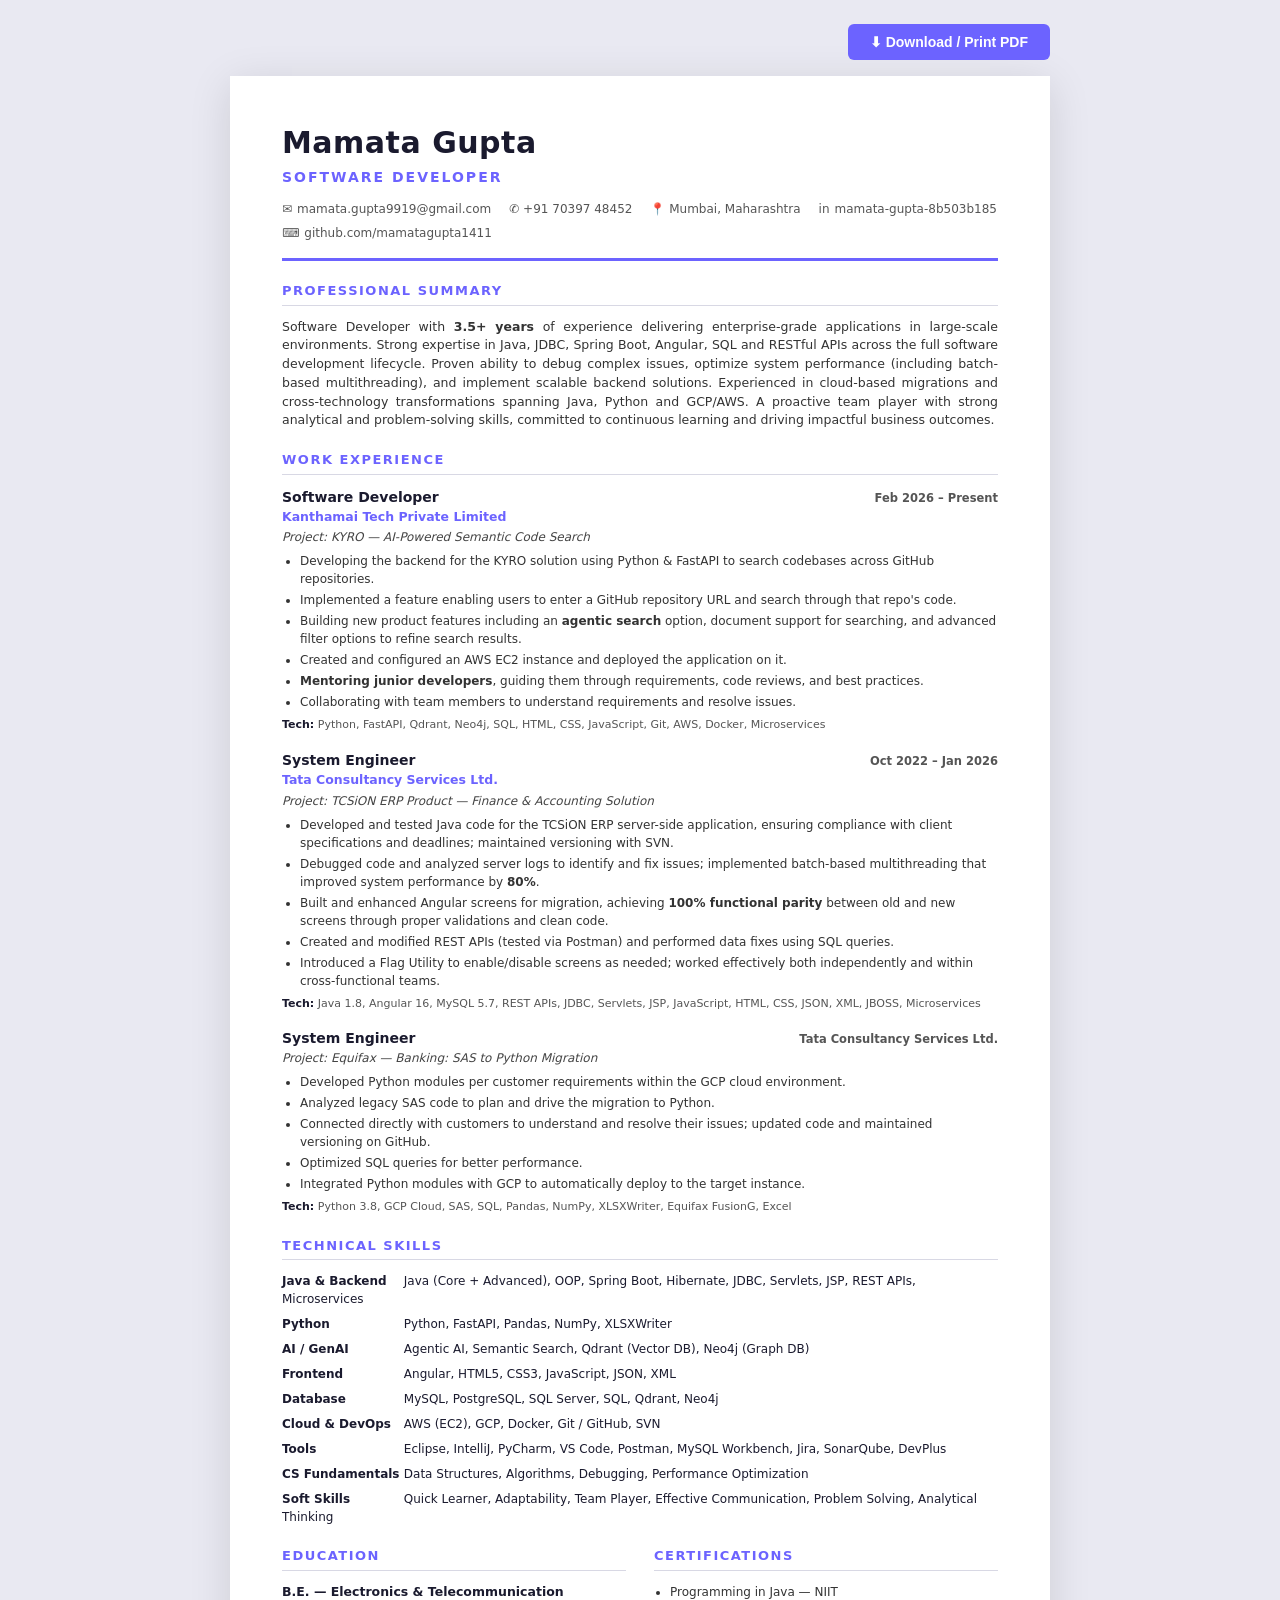
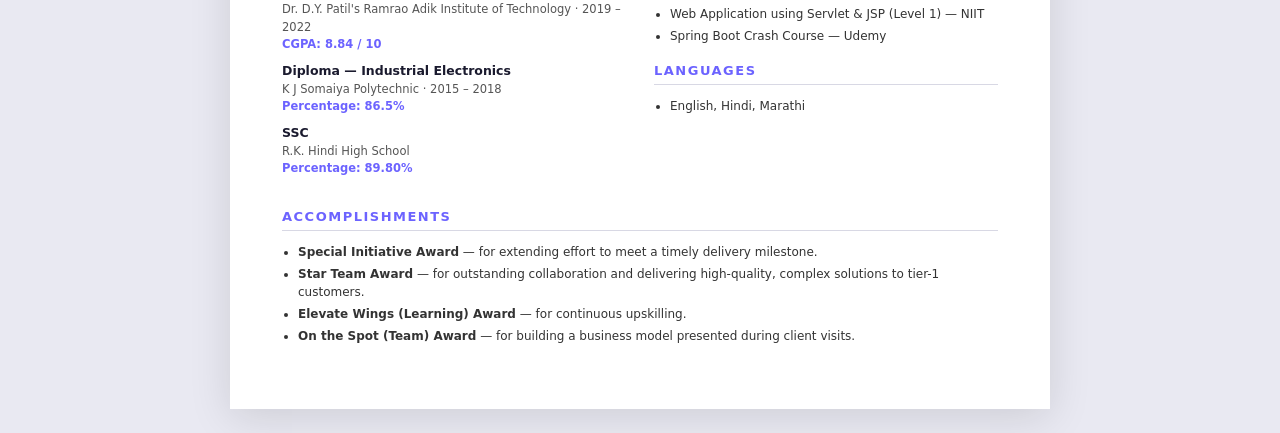
<file: resume.html>
<!DOCTYPE html>
<html lang="en">
<head>
  <meta charset="UTF-8" />
  <meta name="viewport" content="width=device-width, initial-scale=1.0" />
  <title>Mamata Gupta — Resume</title>
  <style>
    :root {
      --accent: #6c63ff;
      --ink: #1a1a2e;
      --muted: #555;
      --line: #d8d8e4;
      --bg-soft: #f4f4fb;
    }

    * { box-sizing: border-box; margin: 0; padding: 0; }

    body {
      font-family: "Segoe UI", system-ui, -apple-system, sans-serif;
      color: var(--ink);
      background: #e9e9f2;
      line-height: 1.5;
      font-size: 13px;
      padding: 24px;
    }

    .toolbar {
      max-width: 820px;
      margin: 0 auto 16px;
      text-align: right;
    }

    .toolbar button {
      background: var(--accent);
      color: #fff;
      border: none;
      padding: 10px 22px;
      border-radius: 6px;
      font-size: 14px;
      font-weight: 600;
      cursor: pointer;
    }

    .toolbar button:hover { background: #5a52e0; }

    .page {
      max-width: 820px;
      margin: 0 auto;
      background: #fff;
      padding: 44px 52px;
      box-shadow: 0 8px 40px rgba(0,0,0,0.12);
    }

    /* ===== HEADER ===== */
    header {
      border-bottom: 3px solid var(--accent);
      padding-bottom: 16px;
      margin-bottom: 20px;
    }

    header h1 {
      font-size: 30px;
      letter-spacing: 0.5px;
      color: var(--ink);
    }

    header .role {
      font-size: 14px;
      font-weight: 600;
      color: var(--accent);
      text-transform: uppercase;
      letter-spacing: 2px;
      margin-top: 2px;
    }

    .contact {
      margin-top: 12px;
      display: flex;
      flex-wrap: wrap;
      gap: 6px 18px;
      font-size: 12px;
      color: var(--muted);
    }

    .contact a { color: var(--muted); text-decoration: none; }
    .contact span { display: inline-flex; align-items: center; gap: 5px; }
    .contact b { color: var(--accent); }

    /* ===== SECTIONS ===== */
    section { margin-bottom: 20px; }

    h2.sec {
      font-size: 13px;
      text-transform: uppercase;
      letter-spacing: 1.5px;
      color: var(--accent);
      border-bottom: 1px solid var(--line);
      padding-bottom: 4px;
      margin-bottom: 12px;
    }

    p.summary { font-size: 12.5px; color: #333; text-align: justify; }

    /* ===== EXPERIENCE ===== */
    .job { margin-bottom: 16px; }
    .job:last-child { margin-bottom: 0; }

    .job-head {
      display: flex;
      justify-content: space-between;
      align-items: baseline;
      gap: 12px;
    }

    .job-head h3 { font-size: 14px; }
    .job-head .date {
      font-size: 11.5px;
      color: var(--muted);
      white-space: nowrap;
      font-weight: 600;
    }

    .company { font-size: 12.5px; color: var(--accent); font-weight: 600; margin-bottom: 2px; }
    .project { font-size: 12px; font-style: italic; color: #444; margin-bottom: 6px; }

    ul.bullets { margin: 0 0 0 18px; }
    ul.bullets li { font-size: 12px; color: #333; margin-bottom: 3px; }

    .tech {
      font-size: 11px;
      color: var(--muted);
      margin-top: 6px;
    }
    .tech b { color: var(--ink); }

    /* ===== TWO-COLUMN GRID ===== */
    .grid2 {
      display: grid;
      grid-template-columns: 1fr 1fr;
      gap: 8px 28px;
    }

    /* ===== SKILLS ===== */
    .skill-row { margin-bottom: 7px; font-size: 12px; }
    .skill-row b { color: var(--ink); display: inline-block; min-width: 118px; }

    /* ===== EDUCATION / LISTS ===== */
    .edu-item { margin-bottom: 9px; }
    .edu-item h4 { font-size: 12.5px; }
    .edu-item .meta { font-size: 11.5px; color: var(--muted); }
    .edu-item .score { font-weight: 600; color: var(--accent); }

    ul.plain { margin: 0 0 0 16px; }
    ul.plain li { font-size: 12px; color: #333; margin-bottom: 4px; }

    /* ===== PRINT ===== */
    @media print {
      body { background: #fff; padding: 0; font-size: 11.5px; }
      .toolbar { display: none; }
      .page { box-shadow: none; max-width: 100%; padding: 0; }
      @page { size: A4; margin: 14mm; }
      section { page-break-inside: avoid; }
      .job { page-break-inside: avoid; }
    }
  </style>
</head>
<body>

  <div class="toolbar">
    <button onclick="window.print()">⬇ Download / Print PDF</button>
  </div>

  <div class="page">

    <!-- HEADER -->
    <header>
      <h1>Mamata Gupta</h1>
      <div class="role">Software Developer</div>
      <div class="contact">
        <span>✉ <a href="mailto:mamata.gupta9919@gmail.com">mamata.gupta9919@gmail.com</a></span>
        <span>✆ +91 70397 48452</span>
        <span>📍 Mumbai, Maharashtra</span>
        <span>in <a href="https://www.linkedin.com/in/mamata-gupta-8b503b185" target="_blank">mamata-gupta-8b503b185</a></span>
        <span>⌨ <a href="https://github.com/mamatagupta1411" target="_blank">github.com/mamatagupta1411</a></span>
      </div>
    </header>

    <!-- SUMMARY -->
    <section>
      <h2 class="sec">Professional Summary</h2>
      <p class="summary">
        Software Developer with <b>3.5+ years</b> of experience delivering enterprise-grade applications in
        large-scale environments. Strong expertise in Java, JDBC, Spring Boot, Angular, SQL and RESTful APIs across the
        full software development lifecycle. Proven ability to debug complex issues, optimize system performance
        (including batch-based multithreading), and implement scalable backend solutions. Experienced in cloud-based
        migrations and cross-technology transformations spanning Java, Python and GCP/AWS. A proactive team player with
        strong analytical and problem-solving skills, committed to continuous learning and driving impactful business outcomes.
      </p>
    </section>

    <!-- EXPERIENCE -->
    <section>
      <h2 class="sec">Work Experience</h2>

      <div class="job">
        <div class="job-head">
          <h3>Software Developer</h3>
          <span class="date">Feb 2026 – Present</span>
        </div>
        <div class="company">Kanthamai Tech Private Limited</div>
        <div class="project">Project: KYRO — AI-Powered Semantic Code Search</div>
        <ul class="bullets">
          <li>Developing the backend for the KYRO solution using Python &amp; FastAPI to search codebases across GitHub repositories.</li>
          <li>Implemented a feature enabling users to enter a GitHub repository URL and search through that repo's code.</li>
          <li>Building new product features including an <b>agentic search</b> option, document support for searching, and advanced filter options to refine search results.</li>
          <li>Created and configured an AWS EC2 instance and deployed the application on it.</li>
          <li><b>Mentoring junior developers</b>, guiding them through requirements, code reviews, and best practices.</li>
          <li>Collaborating with team members to understand requirements and resolve issues.</li>
        </ul>
        <div class="tech"><b>Tech:</b> Python, FastAPI, Qdrant, Neo4j, SQL, HTML, CSS, JavaScript, Git, AWS, Docker, Microservices</div>
      </div>

      <div class="job">
        <div class="job-head">
          <h3>System Engineer</h3>
          <span class="date">Oct 2022 – Jan 2026</span>
        </div>
        <div class="company">Tata Consultancy Services Ltd.</div>
        <div class="project">Project: TCSiON ERP Product — Finance &amp; Accounting Solution</div>
        <ul class="bullets">
          <li>Developed and tested Java code for the TCSiON ERP server-side application, ensuring compliance with client specifications and deadlines; maintained versioning with SVN.</li>
          <li>Debugged code and analyzed server logs to identify and fix issues; implemented batch-based multithreading that improved system performance by <b>80%</b>.</li>
          <li>Built and enhanced Angular screens for migration, achieving <b>100% functional parity</b> between old and new screens through proper validations and clean code.</li>
          <li>Created and modified REST APIs (tested via Postman) and performed data fixes using SQL queries.</li>
          <li>Introduced a Flag Utility to enable/disable screens as needed; worked effectively both independently and within cross-functional teams.</li>
        </ul>
        <div class="tech"><b>Tech:</b> Java 1.8, Angular 16, MySQL 5.7, REST APIs, JDBC, Servlets, JSP, JavaScript, HTML, CSS, JSON, XML, JBOSS, Microservices</div>
      </div>

      <div class="job">
        <div class="job-head">
          <h3>System Engineer</h3>
          <span class="date">Tata Consultancy Services Ltd.</span>
        </div>
        <div class="project">Project: Equifax — Banking: SAS to Python Migration</div>
        <ul class="bullets">
          <li>Developed Python modules per customer requirements within the GCP cloud environment.</li>
          <li>Analyzed legacy SAS code to plan and drive the migration to Python.</li>
          <li>Connected directly with customers to understand and resolve their issues; updated code and maintained versioning on GitHub.</li>
          <li>Optimized SQL queries for better performance.</li>
          <li>Integrated Python modules with GCP to automatically deploy to the target instance.</li>
        </ul>
        <div class="tech"><b>Tech:</b> Python 3.8, GCP Cloud, SAS, SQL, Pandas, NumPy, XLSXWriter, Equifax FusionG, Excel</div>
      </div>
    </section>

    <!-- SKILLS -->
    <section>
      <h2 class="sec">Technical Skills</h2>
      <div class="skill-row"><b>Java &amp; Backend</b> Java (Core + Advanced), OOP, Spring Boot, Hibernate, JDBC, Servlets, JSP, REST APIs, Microservices</div>
      <div class="skill-row"><b>Python</b> Python, FastAPI, Pandas, NumPy, XLSXWriter</div>
      <div class="skill-row"><b>AI / GenAI</b> Agentic AI, Semantic Search, Qdrant (Vector DB), Neo4j (Graph DB)</div>
      <div class="skill-row"><b>Frontend</b> Angular, HTML5, CSS3, JavaScript, JSON, XML</div>
      <div class="skill-row"><b>Database</b> MySQL, PostgreSQL, SQL Server, SQL, Qdrant, Neo4j</div>
      <div class="skill-row"><b>Cloud &amp; DevOps</b> AWS (EC2), GCP, Docker, Git / GitHub, SVN</div>
      <div class="skill-row"><b>Tools</b> Eclipse, IntelliJ, PyCharm, VS Code, Postman, MySQL Workbench, Jira, SonarQube, DevPlus</div>
      <div class="skill-row"><b>CS Fundamentals</b> Data Structures, Algorithms, Debugging, Performance Optimization</div>
      <div class="skill-row"><b>Soft Skills</b> Quick Learner, Adaptability, Team Player, Effective Communication, Problem Solving, Analytical Thinking</div>
    </section>

    <div class="grid2">
      <!-- EDUCATION -->
      <section>
        <h2 class="sec">Education</h2>
        <div class="edu-item">
          <h4>B.E. — Electronics &amp; Telecommunication</h4>
          <div class="meta">Dr. D.Y. Patil's Ramrao Adik Institute of Technology · 2019 – 2022</div>
          <div class="meta"><span class="score">CGPA: 8.84 / 10</span></div>
        </div>
        <div class="edu-item">
          <h4>Diploma — Industrial Electronics</h4>
          <div class="meta">K J Somaiya Polytechnic · 2015 – 2018</div>
          <div class="meta"><span class="score">Percentage: 86.5%</span></div>
        </div>
        <div class="edu-item">
          <h4>SSC</h4>
          <div class="meta">R.K. Hindi High School</div>
          <div class="meta"><span class="score">Percentage: 89.80%</span></div>
        </div>
      </section>

      <!-- CERTIFICATIONS -->
      <section>
        <h2 class="sec">Certifications</h2>
        <ul class="plain">
          <li>Programming in Java — NIIT</li>
          <li>Web Application using Servlet &amp; JSP (Level 1) — NIIT</li>
          <li>Spring Boot Crash Course — Udemy</li>
        </ul>
        <h2 class="sec" style="margin-top:16px;">Languages</h2>
        <ul class="plain">
          <li>English, Hindi, Marathi</li>
        </ul>
      </section>
    </div>

    <!-- ACCOMPLISHMENTS -->
    <section>
      <h2 class="sec">Accomplishments</h2>
      <ul class="plain">
        <li><b>Special Initiative Award</b> — for extending effort to meet a timely delivery milestone.</li>
        <li><b>Star Team Award</b> — for outstanding collaboration and delivering high-quality, complex solutions to tier-1 customers.</li>
        <li><b>Elevate Wings (Learning) Award</b> — for continuous upskilling.</li>
        <li><b>On the Spot (Team) Award</b> — for building a business model presented during client visits.</li>
      </ul>
    </section>

  </div>

</body>
</html>
</file>
